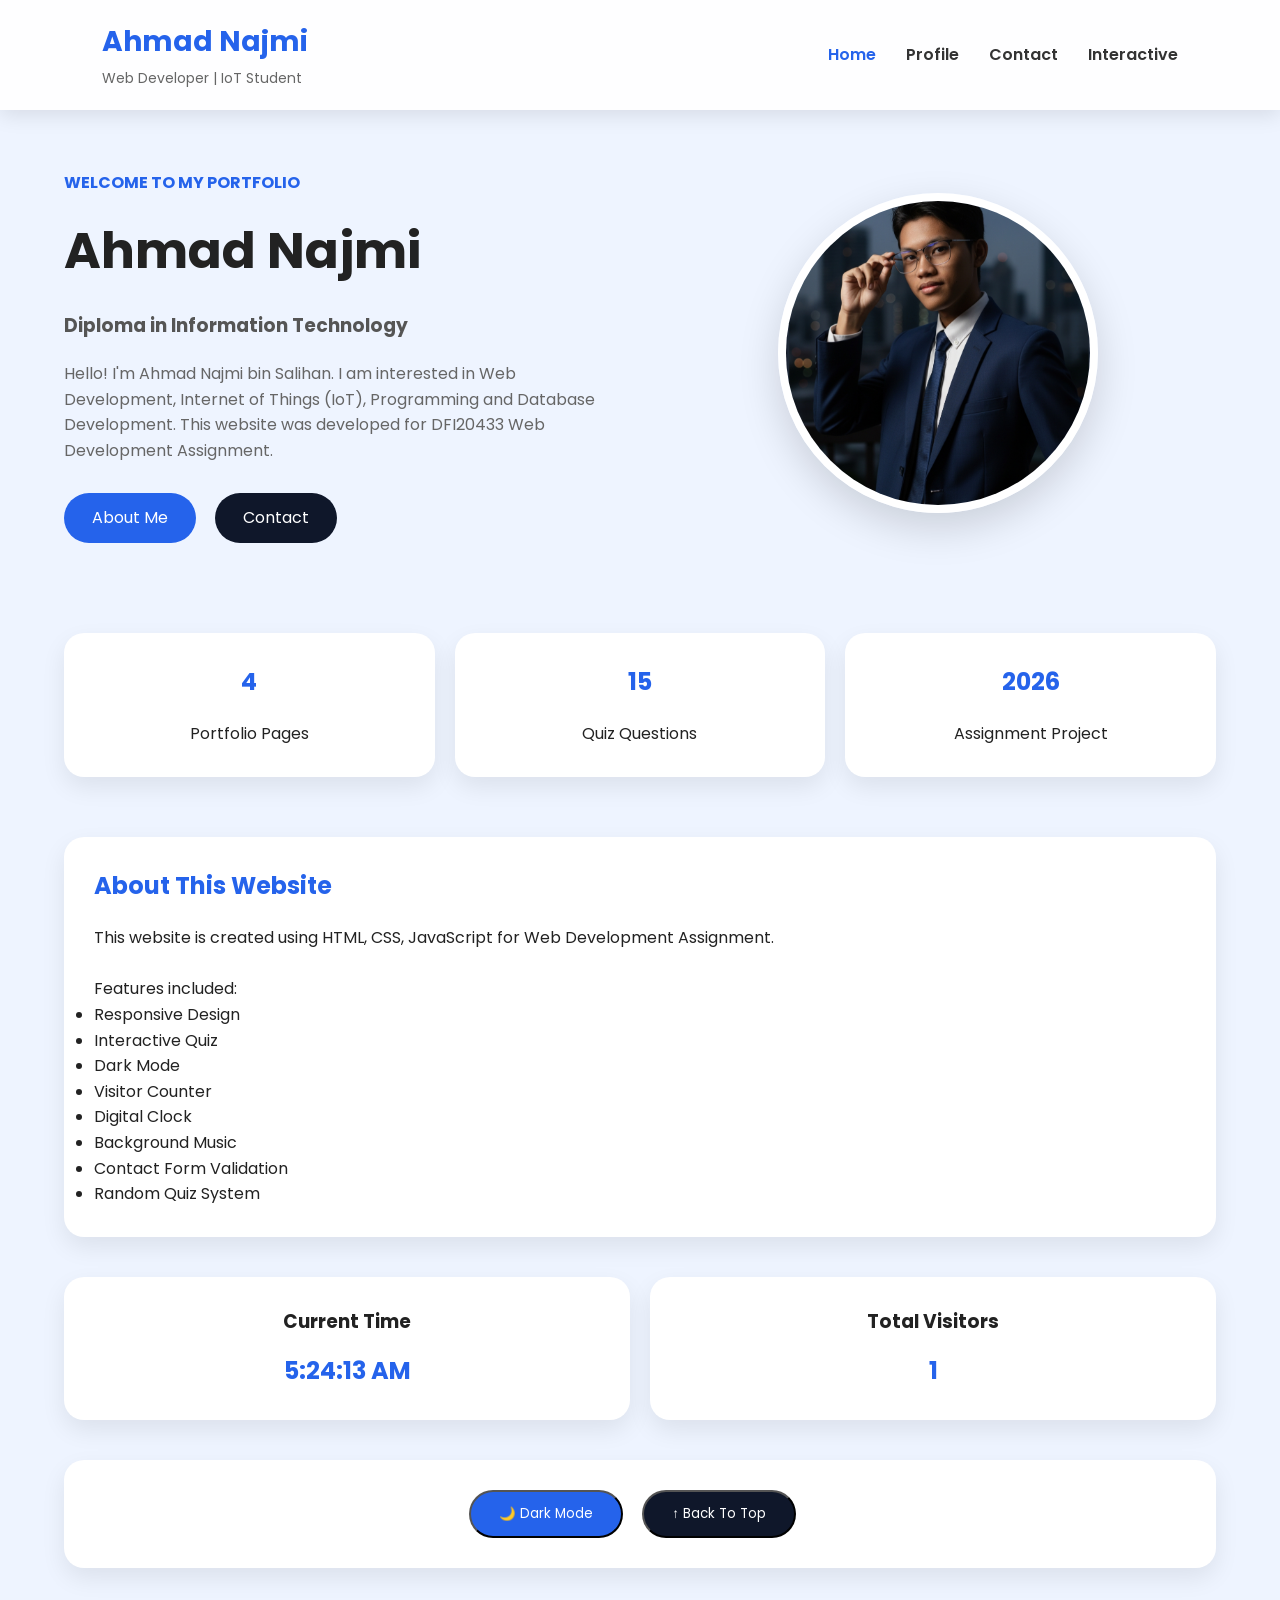
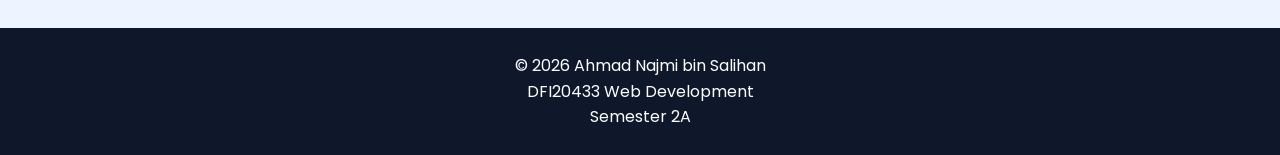
<file: index.html>
<!DOCTYPE html>
<html lang="en">

<head>
    <meta charset="UTF-8">
    <meta name="viewport" content="width=device-width, initial-scale=1.0">
    <title>Ahmad Najmi | Portfolio</title>

    <link rel="stylesheet" href="style.css">
    <script src="script.js" defer></script>
</head>

<body>

<!-- ================= HEADER ================= -->

<header>

    <div class="logo">
        <h2>Ahmad Najmi</h2>
        <span>Web Developer | IoT Student</span>
    </div>

    <nav>

        <ul>

            <li><a href="index.html" class="active">Home</a></li>

            <li><a href="profile.html">Profile</a></li>

            <li><a href="contact.html">Contact</a></li>

            <li><a href="game.html">Interactive</a></li>

        </ul>

    </nav>

</header>

<!-- ================= HERO ================= -->

<section class="hero">

    <div class="hero-content">

        <h4>WELCOME TO MY PORTFOLIO</h4>

        <h1>
            Ahmad Najmi
        </h1>

        <h3>
            Diploma in Information Technology
        </h3>

        <p>

            Hello! I'm Ahmad Najmi bin Salihan.

            I am interested in Web Development,
            Internet of Things (IoT),
            Programming and Database Development.

            This website was developed for
            DFI20433 Web Development Assignment.

        </p>

        <a href="profile.html" class="btn">
            About Me
        </a>

        <a href="contact.html" class="btn btn-dark">
            Contact
        </a>

    </div>

    <div class="hero-image">

        <img src="profile.jpeg" alt="Profile">

    </div>

</section>

<!-- ================= STATISTICS ================= -->

<section class="stats">

    <div class="card">

        <h2>4</h2>

        <p>
            Portfolio Pages
        </p>

    </div>

    <div class="card">

        <h2>15</h2>

        <p>
            Quiz Questions
        </p>

    </div>

    <div class="card">

        <h2>2026</h2>

        <p>
            Assignment Project
        </p>

    </div>

</section>

<!-- ================= ABOUT ================= -->

<section class="card">

    <h2>About This Website</h2>

    <p>

        This website is created using

        HTML,

        CSS,

        JavaScript

        for Web Development Assignment.

    </p>

    <br>

    <p>

        Features included:

    </p>

    <ul>

        <li>Responsive Design</li>

        <li>Interactive Quiz</li>

        <li>Dark Mode</li>

        <li>Visitor Counter</li>

        <li>Digital Clock</li>

        <li>Background Music</li>

        <li>Contact Form Validation</li>

        <li>Random Quiz System</li>

    </ul>

</section>

<!-- ================= CLOCK ================= -->

<section class="visitor-section">

    <div class="visitor-box">

        <h3>Current Time</h3>

        <h1 id="clock">

            00:00:00

        </h1>

    </div>

    <div class="visitor-box">

        <h3>Total Visitors</h3>

        <h1 id="visitorCount">

            0

        </h1>

    </div>

</section>

<!-- ================= BUTTON ================= -->

<section class="card" style="text-align:center;">

    <button class="btn" onclick="toggleDarkMode()">

        🌙 Dark Mode

    </button>

    <button class="btn btn-dark" onclick="topFunction()">

        ↑ Back To Top

    </button>

</section>

<!-- ================= FOOTER ================= -->

<footer>

    <p>

        © 2026 Ahmad Najmi bin Salihan

    </p>

    <p>

        DFI20433 Web Development

    </p>

    <p>

        Semester 2A

    </p>

</footer>

</body>

</html>
</file>
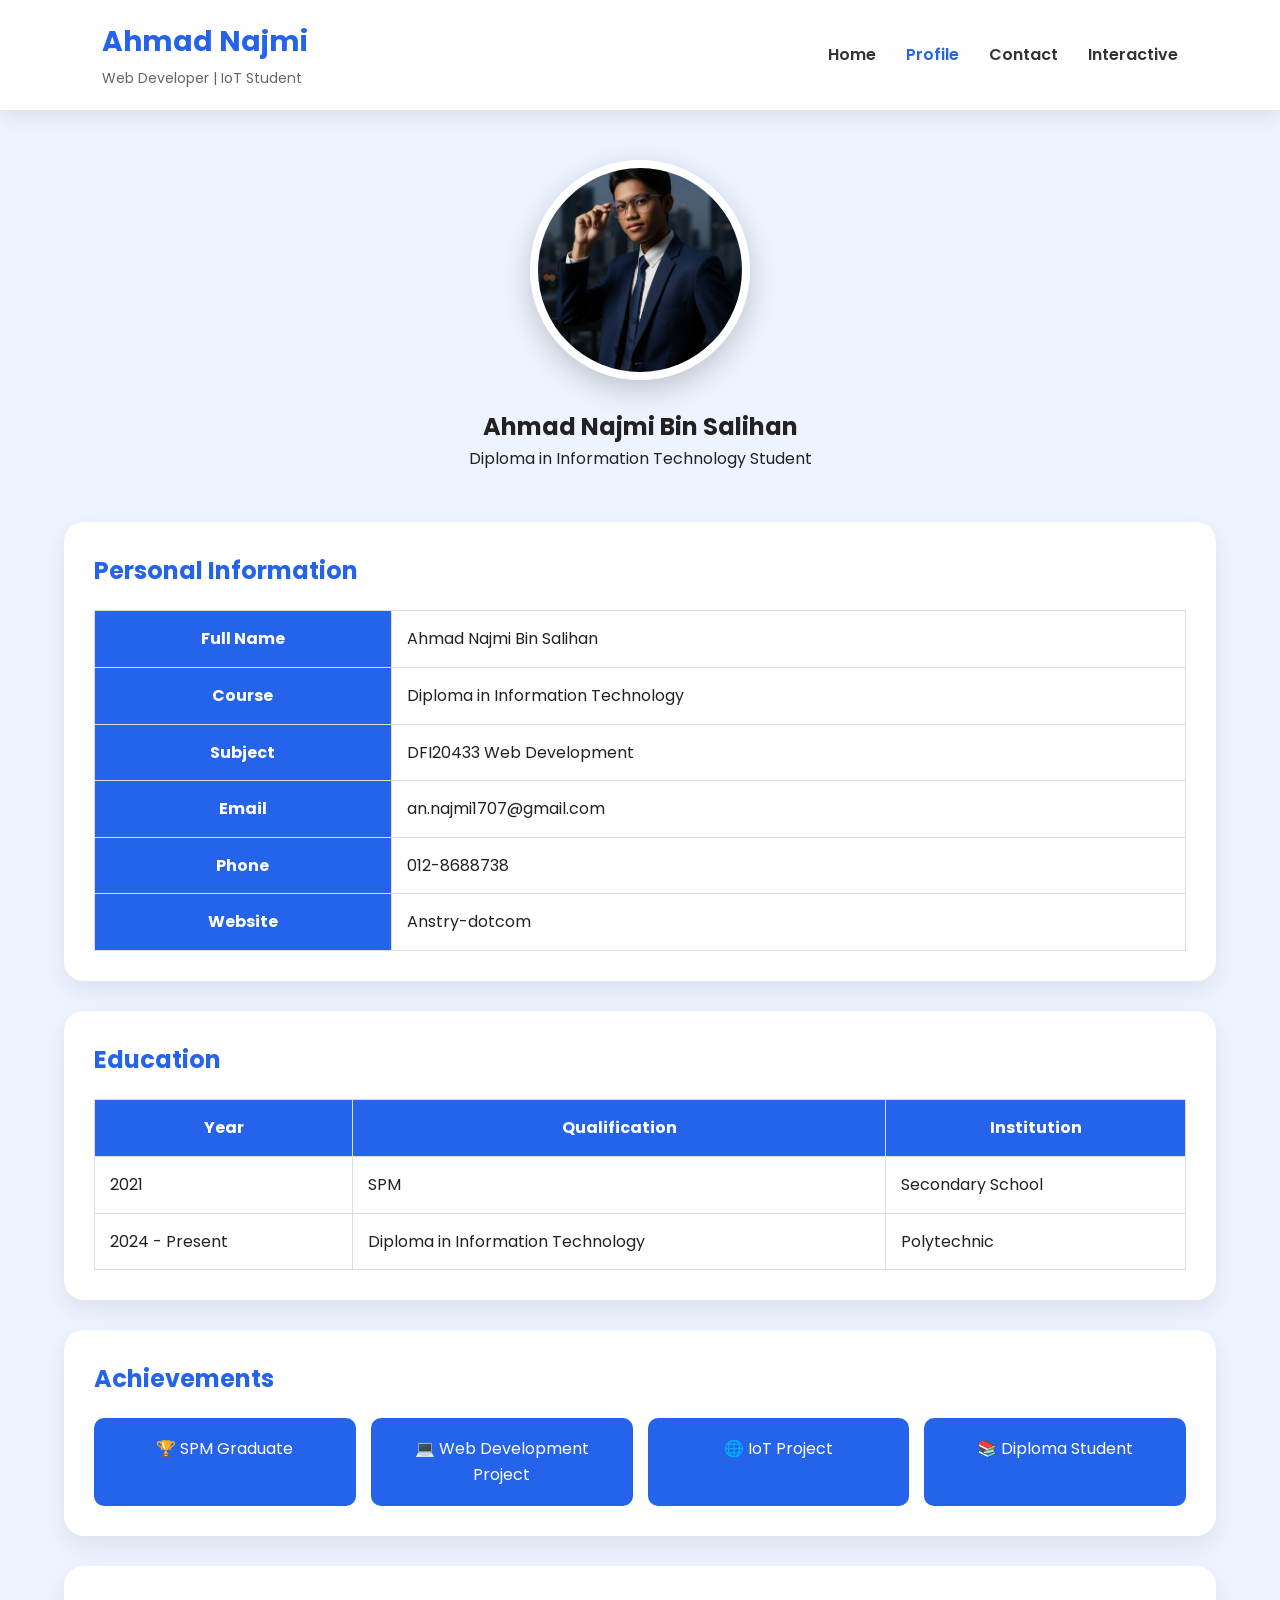
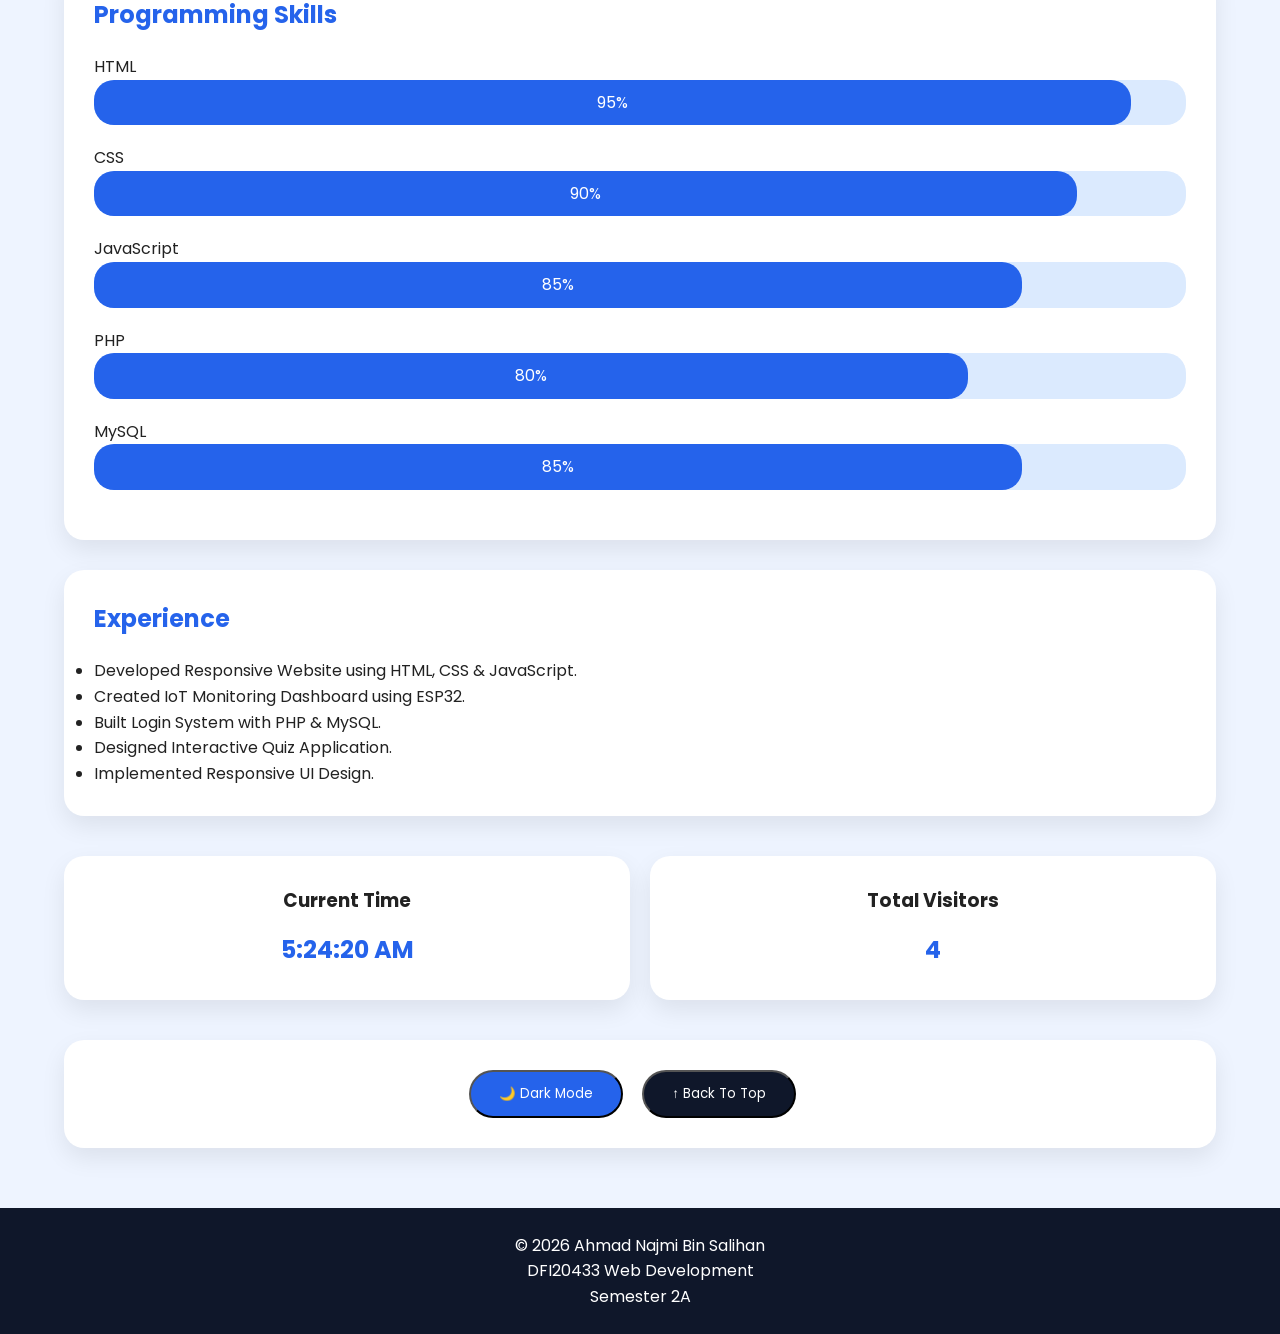
<file: profile.html>
<!DOCTYPE html>
<html lang="en">

<head>
    <meta charset="UTF-8">
    <meta name="viewport" content="width=device-width, initial-scale=1.0">
    <title>Profile | Ahmad Najmi Portfolio</title>

    <link rel="stylesheet" href="style.css">
    <script src="script.js" defer></script>
</head>

<body>

<header>

    <div class="logo">
        <h2>Ahmad Najmi</h2>
        <span>Web Developer | IoT Student</span>
    </div>

    <nav>
        <ul>
            <li><a href="index.html">Home</a></li>
            <li><a href="profile.html" class="active">Profile</a></li>
            <li><a href="contact.html">Contact</a></li>
            <li><a href="game.html">Interactive</a></li>
        </ul>
    </nav>

</header>

<!-- PROFILE -->

<section class="profile-banner">

    <img src="profile.jpeg" class="profile-pic" alt="Profile">

    <h1>Ahmad Najmi Bin Salihan</h1>

    <p>Diploma in Information Technology Student</p>

</section>

<!-- PERSONAL INFORMATION -->

<section class="card">

    <h2>Personal Information</h2>

    <table class="resume-table">

        <tr>
            <th>Full Name</th>
            <td>Ahmad Najmi Bin Salihan</td>
        </tr>

        <tr>
            <th>Course</th>
            <td>Diploma in Information Technology</td>
        </tr>

        <tr>
            <th>Subject</th>
            <td>DFI20433 Web Development</td>
        </tr>

        <tr>
            <th>Email</th>
            <td>an.najmi1707@gmail.com</td>
        </tr>

        <tr>
            <th>Phone</th>
            <td>012-8688738</td>
        </tr>

        <tr>
            <th>Website</th>
            <td>Anstry-dotcom</td>
        </tr>

    </table>

</section>

<!-- EDUCATION -->

<section class="card">

    <h2>Education</h2>

    <table class="resume-table">

        <tr>
            <th>Year</th>
            <th>Qualification</th>
            <th>Institution</th>
        </tr>

        <tr>
            <td>2021</td>
            <td>SPM</td>
            <td>Secondary School</td>
        </tr>

        <tr>
            <td>2024 - Present</td>
            <td>Diploma in Information Technology</td>
            <td>Polytechnic</td>
        </tr>

    </table>

</section>

<!-- ACHIEVEMENT -->

<section class="card">

    <h2>Achievements</h2>

    <div class="skills-container">

        <div class="skill-item">
            🏆 SPM Graduate
        </div>

        <div class="skill-item">
            💻 Web Development Project
        </div>

        <div class="skill-item">
            🌐 IoT Project
        </div>

        <div class="skill-item">
            📚 Diploma Student
        </div>

    </div>

</section>

<!-- SKILLS -->

<section class="card">

    <h2>Programming Skills</h2>

    <p>HTML</p>

    <div class="progress">
        <div class="progress-bar" style="width:95%;">
            95%
        </div>
    </div>

    <p>CSS</p>

    <div class="progress">
        <div class="progress-bar" style="width:90%;">
            90%
        </div>
    </div>

    <p>JavaScript</p>

    <div class="progress">
        <div class="progress-bar" style="width:85%;">
            85%
        </div>
    </div>

    <p>PHP</p>

    <div class="progress">
        <div class="progress-bar" style="width:80%;">
            80%
        </div>
    </div>

    <p>MySQL</p>

    <div class="progress">
        <div class="progress-bar" style="width:85%;">
            85%
        </div>
    </div>

</section>

<!-- EXPERIENCE -->

<section class="card">

    <h2>Experience</h2>

    <ul>

        <li>Developed Responsive Website using HTML, CSS & JavaScript.</li>

        <li>Created IoT Monitoring Dashboard using ESP32.</li>

        <li>Built Login System with PHP & MySQL.</li>

        <li>Designed Interactive Quiz Application.</li>

        <li>Implemented Responsive UI Design.</li>

    </ul>

</section>

<!-- CURRENT TIME -->

<section class="visitor-section">

    <div class="visitor-box">

        <h3>Current Time</h3>

        <h1 id="clock">
            00:00:00
        </h1>

    </div>

    <div class="visitor-box">

        <h3>Total Visitors</h3>

        <h1 id="visitorCount">
            0
        </h1>

    </div>

</section>

<!-- BUTTON -->

<section class="card" style="text-align:center;">

    <button class="btn" onclick="toggleDarkMode()">
        🌙 Dark Mode
    </button>

    <button class="btn btn-dark" onclick="topFunction()">
        ↑ Back To Top
    </button>

</section>

<footer>

    <p>© 2026 Ahmad Najmi Bin Salihan</p>

    <p>DFI20433 Web Development</p>

    <p>Semester 2A</p>

</footer>

</body>

</html>
</file>
<file: style.css>
/* =========================
   GOOGLE FONT
========================= */
@import url('https://fonts.googleapis.com/css2?family=Poppins:wght@300;400;500;600;700&display=swap');

/* =========================
   RESET
========================= */

*{
    margin:0;
    padding:0;
    box-sizing:border-box;
    font-family:'Poppins',sans-serif;
    scroll-behavior:smooth;
}

body{
    background:#eef4ff;
    color:#222;
    line-height:1.6;
}

/* =========================
   HEADER
========================= */

header{
    width:100%;
    position:sticky;
    top:0;
    z-index:1000;

    display:flex;
    justify-content:space-between;
    align-items:center;

    padding:20px 8%;

    background:rgba(255,255,255,.9);
    backdrop-filter:blur(15px);

    box-shadow:0 5px 20px rgba(0,0,0,.1);
}

.logo h2{
    color:#2563eb;
    font-size:28px;
}

.logo span{
    color:#666;
    font-size:14px;
}

nav ul{
    display:flex;
    list-style:none;
}

nav ul li{
    margin-left:30px;
}

nav ul li a{
    text-decoration:none;
    color:#333;
    font-weight:600;
    transition:.3s;
}

nav ul li a:hover,
nav ul li a.active{
    color:#2563eb;
}

/* =========================
   HERO
========================= */

.hero{
    width:90%;
    margin:60px auto;

    display:grid;
    grid-template-columns:1fr 1fr;
    gap:40px;
    align-items:center;
}

.hero-image{
    text-align:center;
}

.hero-image img{
    width:320px;
    height:320px;
    object-fit:cover;
    border-radius:50%;
    border:8px solid white;
    box-shadow:0 15px 40px rgba(0,0,0,.15);
}

.hero-content h4{
    color:#2563eb;
    margin-bottom:15px;
}

.hero-content h1{
    font-size:50px;
    margin-bottom:20px;
}

.hero-content h3{
    color:#555;
    margin-bottom:20px;
}

.hero-content p{
    color:#666;
    margin-bottom:30px;
}

/* =========================
   BUTTON
========================= */

.btn{
    display:inline-block;
    padding:12px 28px;
    margin-right:15px;

    background:#2563eb;
    color:white;
    text-decoration:none;
    border-radius:30px;
    transition:.3s;
}

.btn:hover{
    background:#1d4ed8;
    transform:translateY(-3px);
}

.btn-dark{
    background:#0f172a;
}

.btn-dark:hover{
    background:#020617;
}

/* =========================
   CARD
========================= */

.card{
    background:white;
    padding:30px;
    border-radius:20px;
    margin:30px auto;
    width:90%;

    box-shadow:0 10px 25px rgba(0,0,0,.08);
}

.card h2{
    color:#2563eb;
    margin-bottom:20px;
}

/* =========================
   STATS
========================= */

.stats{
    width:90%;
    margin:auto;

    display:grid;
    grid-template-columns:repeat(3,1fr);
    gap:20px;
}

.stats .card{
    width:100%;
    text-align:center;
}

/* =========================
   PROFILE
========================= */

.profile-banner{
    text-align:center;
    margin:50px 0;
}

.profile-pic{
    width:220px;
    height:220px;
    border-radius:50%;
    object-fit:cover;
    border:8px solid white;
    box-shadow:0 10px 30px rgba(0,0,0,.2);
}

.profile-banner h1{
    margin-top:20px;
}

/* =========================
   TABLE
========================= */

.resume-table{
    width:100%;
    border-collapse:collapse;
}

.resume-table th,
.resume-table td{
    border:1px solid #ddd;
    padding:15px;
}

.resume-table th{
    background:#2563eb;
    color:white;
}

/* =========================
   SKILLS
========================= */

.skills-container{
    display:grid;
    grid-template-columns:repeat(4,1fr);
    gap:15px;
}

.skill-item{
    background:#2563eb;
    color:white;
    padding:18px;
    border-radius:10px;
    text-align:center;
    transition:.3s;
}

.skill-item:hover{
    transform:scale(1.05);
}

/* =========================
   PROGRESS BAR
========================= */

.progress{
    width:100%;
    background:#dbeafe;
    border-radius:20px;
    margin-bottom:20px;
}

.progress-bar{
    background:#2563eb;
    color:white;
    padding:10px;
    border-radius:20px;
    text-align:center;
}

/* =========================
   CONTACT
========================= */

.contact-container{
    width:90%;
    margin:50px auto;

    display:grid;
    grid-template-columns:1fr 2fr;
    gap:30px;
}

.contact-info,
.form-container{
    background:white;
    padding:30px;
    border-radius:20px;
    box-shadow:0 10px 25px rgba(0,0,0,.08);
}

.info-box{
    margin-bottom:20px;
    padding:15px;
    background:#eff6ff;
    border-left:5px solid #2563eb;
}

.info-box h3{
    color:#2563eb;
}

form label{
    display:block;
    margin-top:15px;
    margin-bottom:5px;
    font-weight:600;
}

form input,
form textarea,
form select{
    width:100%;
    padding:12px;
    border:1px solid #ccc;
    border-radius:8px;
}

.radio-options,
.checkbox-options{
    margin-top:10px;
}

.error-msg{
    color:red;
    font-size:13px;
}

form button{
    margin-top:20px;
    width:100%;
    padding:14px;
    background:#2563eb;
    color:white;
    border:none;
    border-radius:10px;
    cursor:pointer;
    transition:.3s;
}

form button:hover{
    background:#1d4ed8;
}

/* =========================
   QUIZ
========================= */

.quiz-layout{
    width:90%;
    margin:50px auto;

    display:grid;
    grid-template-columns:2fr 1fr;
    gap:25px;
}

.quiz-box,
.sidebar-info{
    background:white;
    padding:30px;
    border-radius:20px;
    box-shadow:0 10px 25px rgba(0,0,0,.08);
}

.option{
    width:100%;
    display:block;
    margin:12px 0;
    padding:15px;
    background:#dbeafe;
    border:none;
    border-radius:10px;
    cursor:pointer;
    transition:.3s;
}

.option:hover{
    background:#93c5fd;
}

#result{
    margin-top:20px;
    font-size:22px;
    font-weight:bold;
}

/* =========================
   VISITOR
========================= */

.visitor-section{
    width:90%;
    margin:40px auto;

    display:grid;
    grid-template-columns:repeat(2,1fr);
    gap:20px;
}

.visitor-box{
    background:white;
    text-align:center;
    padding:30px;
    border-radius:20px;
    box-shadow:0 10px 25px rgba(0,0,0,.08);
}

.visitor-box h1{
    color:#2563eb;
    margin-top:15px;
}

/* =========================
   FOOTER
========================= */

footer{
    margin-top:60px;
    background:#0f172a;
    color:white;
    text-align:center;
    padding:25px;
}

/* =========================
   SCROLLBAR
========================= */

::-webkit-scrollbar{
    width:10px;
}

::-webkit-scrollbar-thumb{
    background:#2563eb;
    border-radius:20px;
}

/* =========================
   ANIMATION
========================= */

.card,
.quiz-box,
.contact-info,
.form-container,
.sidebar-info{
    animation:fadeUp .8s ease;
}

@keyframes fadeUp{

from{
    opacity:0;
    transform:translateY(40px);
}

to{
    opacity:1;
    transform:translateY(0);
}

}

/* =========================
   DARK MODE
========================= */

.dark-mode{
    background:#0f172a;
    color:white;
}

.dark-mode .card,
.dark-mode .quiz-box,
.dark-mode .sidebar-info,
.dark-mode .contact-info,
.dark-mode .form-container{
    background:#1e293b;
    color:white;
}

.dark-mode header{
    background:#1e293b;
}

.dark-mode nav a{
    color:white;
}

/* =========================
   RESPONSIVE
========================= */

@media(max-width:992px){

.hero,
.stats,
.contact-container,
.quiz-layout,
.visitor-section{
    grid-template-columns:1fr;
}

.skills-container{
    grid-template-columns:repeat(2,1fr);
}

header{
    flex-direction:column;
}

nav ul{
    flex-wrap:wrap;
    justify-content:center;
}

.hero-content h1{
    font-size:38px;
}

}

@media(max-width:768px){

.hero-image img{
    width:220px;
    height:220px;
}

.skills-container{
    grid-template-columns:1fr;
}

.logo{
    text-align:center;
}

nav ul li{
    margin:10px;
}

.card{
    width:95%;
}

}
/* Radio Button */

.radio-group{
    display:flex;
    gap:30px;
    margin:10px 0 20px;
}

.radio-group label{
    display:flex;
    align-items:center;
    gap:8px;
    font-size:16px;
    cursor:pointer;
}

.radio-group input[type="radio"]{
    width:18px;
    height:18px;
}

/* Checkbox */

.checkbox-options{
    margin:20px 0;
}

.checkbox-options label{
    display:flex;
    align-items:center;
    gap:10px;
    cursor:pointer;
}

.checkbox-options input[type="checkbox"]{
    width:18px;
    height:18px;
}
</file>
